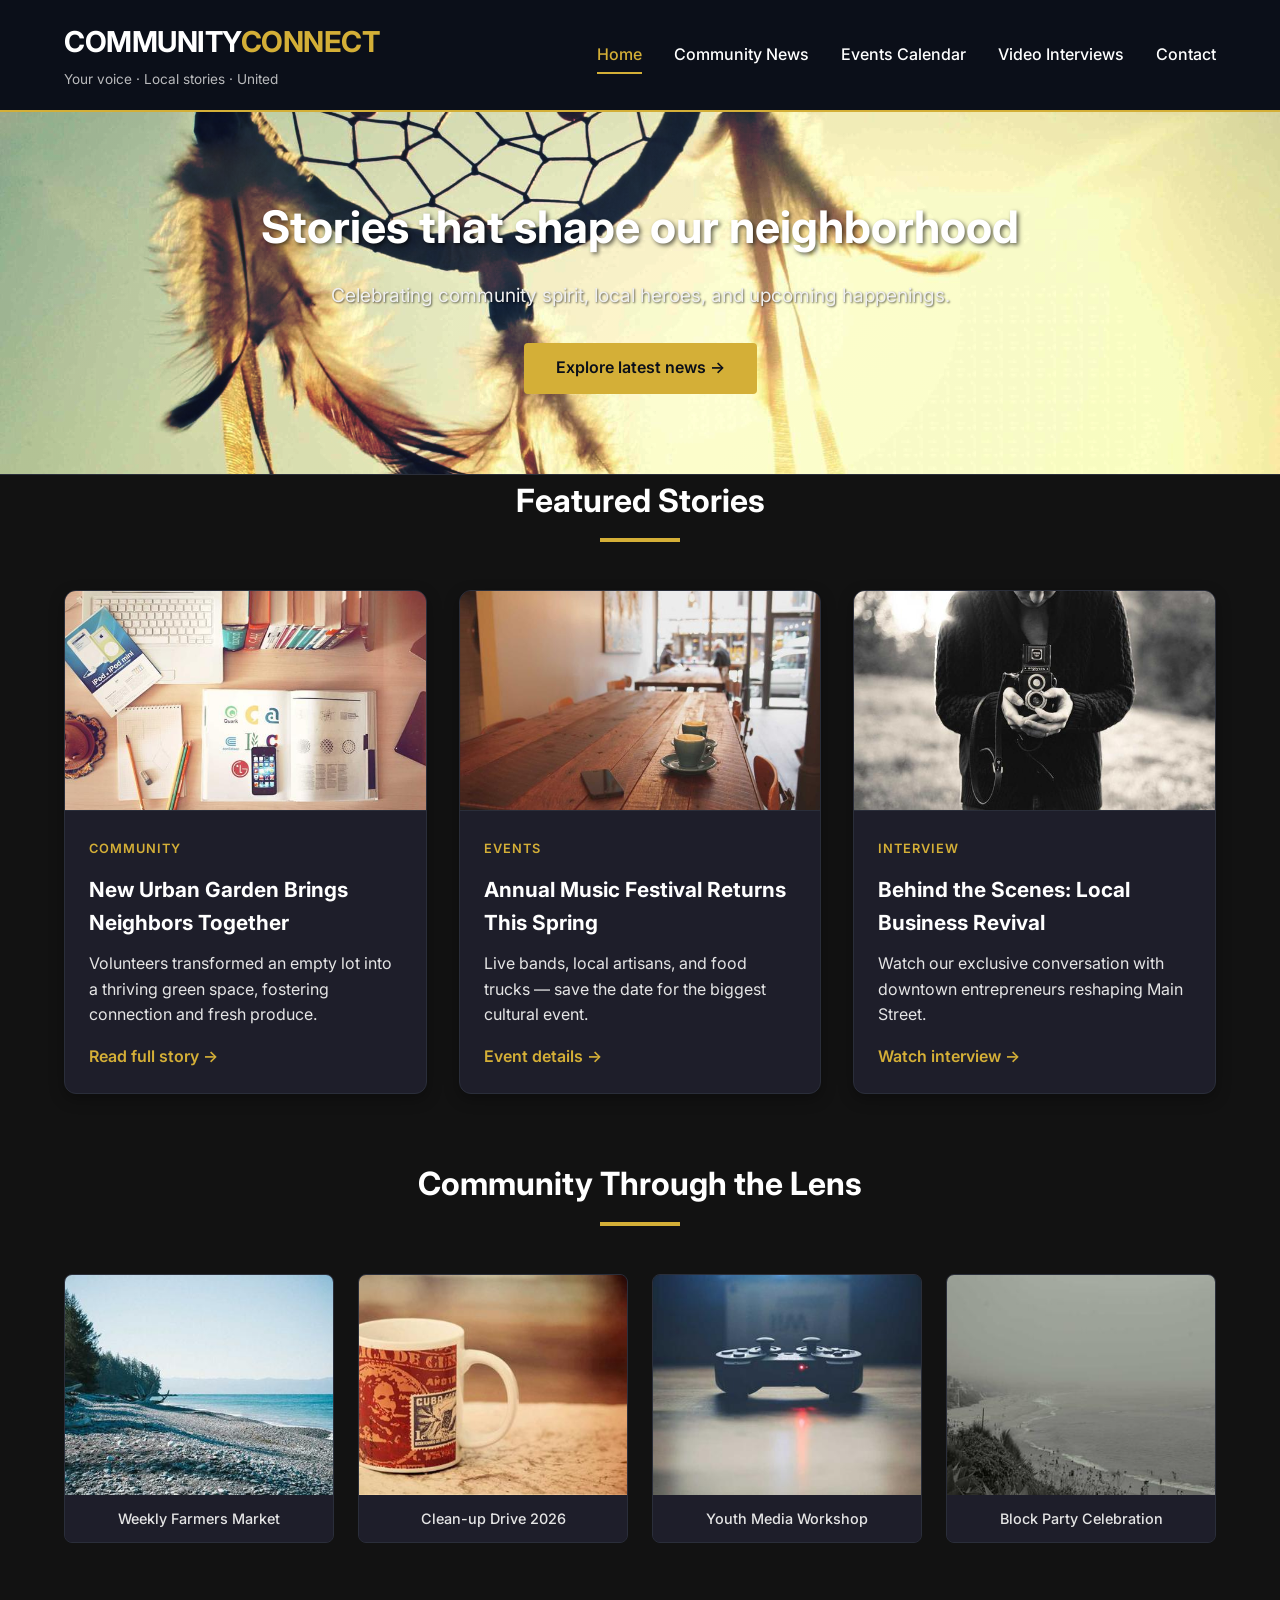
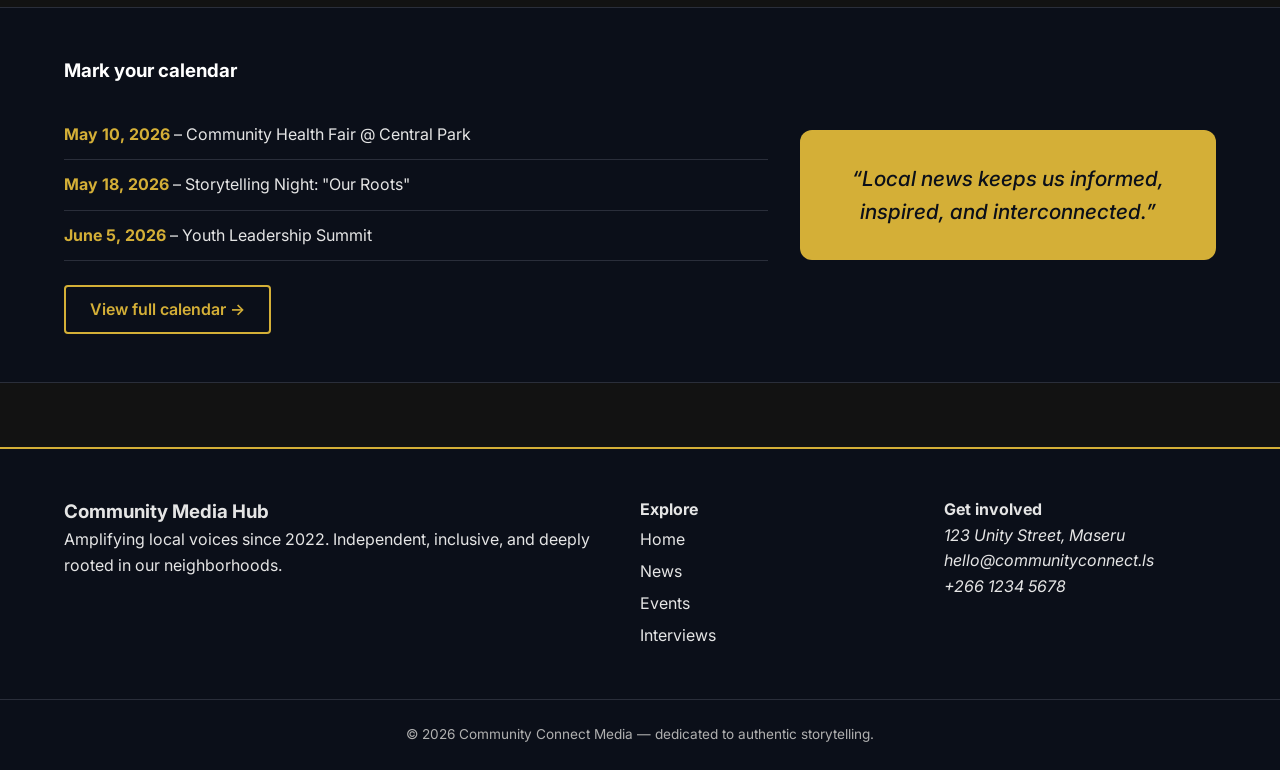
<file: index.html>
<!DOCTYPE html>
<html lang="en">
<head>
    <meta charset="UTF-8">
    <meta name="viewport" content="width=device-width, initial-scale=1.0, viewport-fit=cover">
    <title>Community Connect | Local News & Events</title>
    <link rel="stylesheet" href="style.css">
    <link href="https://fonts.googleapis.com/css2?family=Inter:opsz,wght@14..32,300;14..32,400;14..32,600;14..32,700&display=swap" rel="stylesheet">
</head>
<body>
    <header class="site-header">
        <div class="container header-container">
            <div class="logo">
                <h1>COMMUNITY<span>CONNECT</span></h1>
                <p class="tagline">Your voice · Local stories · United</p>
            </div>
            <nav class="main-nav">
                <ul class="nav-list">
                    <li><a href="index.html" class="active">Home</a></li>
                    <li><a href="news.html">Community News</a></li>
                    <li><a href="events.html">Events Calendar</a></li>
                    <li><a href="video.html">Video Interviews</a></li>
                    <li><a href="contact.html">Contact</a></li>
                </ul>
            </nav>
        </div>
    </header>

    <main>
        <section class="hero" style="background: linear-gradient(135deg, #2c3e50 0%, #1a2a3a 100%), url('images/hero-bg.jpg'); background-size: cover; background-blend-mode: overlay;">
            <div class="container hero-content">
                <h2>Stories that shape our neighborhood</h2>
                <p>Celebrating community spirit, local heroes, and upcoming happenings.</p>
                <a href="news.html" class="btn-primary">Explore latest news →</a>
            </div>
        </section>

        <section class="featured-section">
            <div class="container">
                <div class="section-header">
                    <h3>Featured Stories</h3>
                    <div class="underline"></div>
                </div>
                <div class="featured-grid">
                    <article class="feature-card">
                        <div class="card-img" style="background-image: url('images/garden.jpg');"></div>
                        <div class="card-content">
                            <span class="category">Community</span>
                            <h4>New Urban Garden Brings Neighbors Together</h4>
                            <p>Volunteers transformed an empty lot into a thriving green space, fostering connection and fresh produce.</p>
                            <a href="news.html" class="read-more">Read full story →</a>
                        </div>
                    </article>
                    <article class="feature-card">
                        <div class="card-img" style="background-image: url('images/festival.jpg');"></div>
                        <div class="card-content">
                            <span class="category">Events</span>
                            <h4>Annual Music Festival Returns This Spring</h4>
                            <p>Live bands, local artisans, and food trucks — save the date for the biggest cultural event.</p>
                            <a href="events.html" class="read-more">Event details →</a>
                        </div>
                    </article>
                    <article class="feature-card">
                        <div class="card-img" style="background-image: url('images/interview.jpg');"></div>
                        <div class="card-content">
                            <span class="category">Interview</span>
                            <h4>Behind the Scenes: Local Business Revival</h4>
                            <p>Watch our exclusive conversation with downtown entrepreneurs reshaping Main Street.</p>
                            <a href="video.html" class="read-more">Watch interview →</a>
                        </div>
                    </article>
                </div>
            </div>
        </section>

        <section class="gallery-preview">
            <div class="container">
                <div class="section-header">
                    <h3>Community Through the Lens</h3>
                    <div class="underline"></div>
                </div>
                <div class="gallery-grid">
                    <figure class="gallery-item">
                        <img src="images/market.jpg" alt="Farmers market local vendors">
                        <figcaption>Weekly Farmers Market</figcaption>
                    </figure>
                    <figure class="gallery-item">
                        <img src="images/cleanup.jpg" alt="Community clean-up day">
                        <figcaption>Clean-up Drive 2026</figcaption>
                    </figure>
                    <figure class="gallery-item">
                        <img src="images/workshop.jpg" alt="Youth workshop">
                        <figcaption>Youth Media Workshop</figcaption>
                    </figure>
                    <figure class="gallery-item">
                        <img src="images/party.jpg" alt="Neighborhood gathering">
                        <figcaption>Block Party Celebration</figcaption>
                    </figure>
                </div>
            </div>
        </section>

        <section class="events-teaser">
            <div class="container">
                <div class="teaser-wrapper">
                    <div class="teaser-text">
                        <h3>Mark your calendar</h3>
                        <ul class="event-list-preview">
                            <li><strong>May 10, 2026</strong> – Community Health Fair @ Central Park</li>
                            <li><strong>May 18, 2026</strong> – Storytelling Night: "Our Roots"</li>
                            <li><strong>June 5, 2026</strong> – Youth Leadership Summit</li>
                        </ul>
                        <a href="events.html" class="btn-outline">View full calendar →</a>
                    </div>
                    <div class="teaser-quote">
                        <blockquote>“Local news keeps us informed, inspired, and interconnected.”</blockquote>
                    </div>
                </div>
            </div>
        </section>
    </main>

    <footer class="site-footer">
        <div class="container footer-container">
            <div class="footer-about">
                <h3>Community Media Hub</h3>
                <p>Amplifying local voices since 2022. Independent, inclusive, and deeply rooted in our neighborhoods.</p>
            </div>
            <div class="footer-links">
                <h4>Explore</h4>
                <ul>
                    <li><a href="index.html">Home</a></li>
                    <li><a href="news.html">News</a></li>
                    <li><a href="events.html">Events</a></li>
                    <li><a href="video.html">Interviews</a></li>
                </ul>
            </div>
            <div class="footer-contact">
                <h4>Get involved</h4>
                <address>
                    123 Unity Street, Maseru<br>
                    hello@communityconnect.ls<br>
                    +266 1234 5678
                </address>
            </div>
        </div>
        <div class="copyright">
            <p>© 2026 Community Connect Media — dedicated to authentic storytelling.</p>
        </div>
    </footer>
</body>
</html>
</file>
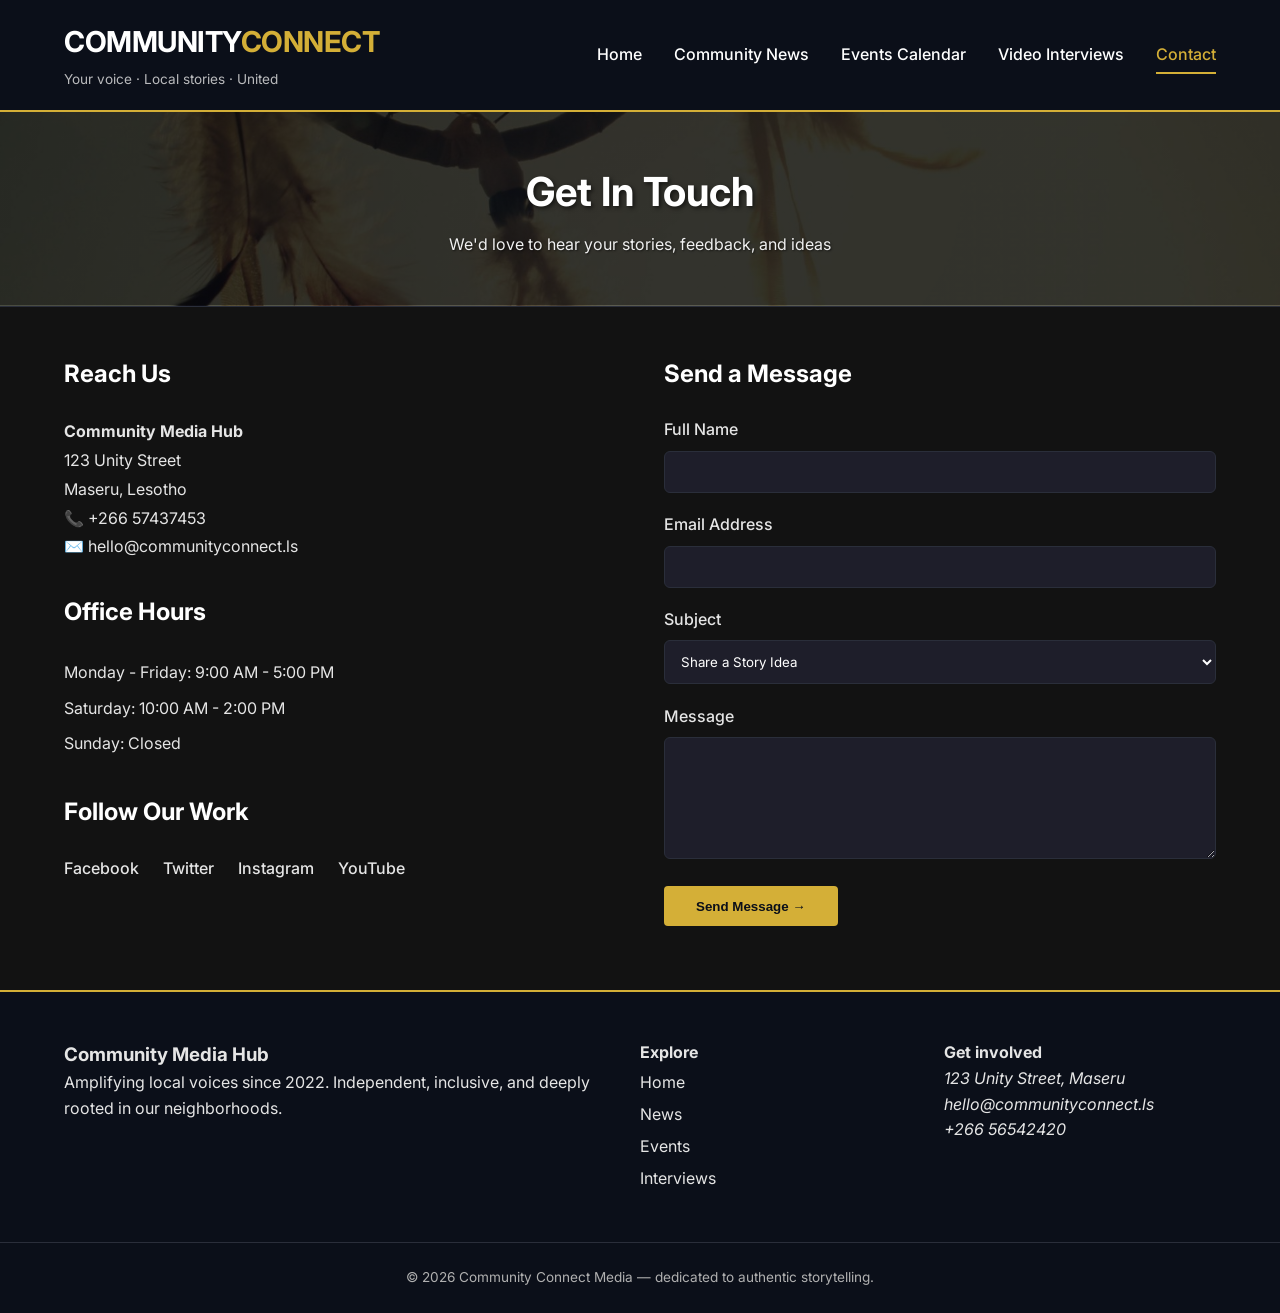
<file: contact.html>
<!DOCTYPE html>
<html lang="en">
<head>
    <meta charset="UTF-8">
    <meta name="viewport" content="width=device-width, initial-scale=1.0">
    <title>Contact Us | Community Connect</title>
    <link rel="stylesheet" href="style.css">
    <link href="https://fonts.googleapis.com/css2?family=Inter:opsz,wght@14..32,300;14..32,400;14..32,600;14..32,700&display=swap" rel="stylesheet">
</head>
<body>
    <header class="site-header">
        <div class="container header-container">
            <div class="logo">
                <h1>COMMUNITY<span>CONNECT</span></h1>
                <p class="tagline">Your voice · Local stories · United</p>
            </div>
            <nav class="main-nav">
                <ul class="nav-list">
                    <li><a href="index.html">Home</a></li>
                    <li><a href="news.html">Community News</a></li>
                    <li><a href="events.html">Events Calendar</a></li>
                    <li><a href="video.html">Video Interviews</a></li>
                    <li><a href="contact.html" class="active">Contact</a></li>
                </ul>
            </nav>
        </div>
    </header>

    <main>
        <section class="page-header">
            <div class="container">
                <h1>Get In Touch</h1>
                <p>We'd love to hear your stories, feedback, and ideas</p>
            </div>
        </section>

        <section class="contact-section">
            <div class="container">
                <div class="contact-wrapper">
                    <div class="contact-info">
                        <h3>Reach Us</h3>
                        <address class="contact-address">
                            <p><strong>Community Media Hub</strong></p>
                            <p>123 Unity Street<br>Maseru, Lesotho</p>
                            <p>📞 +266 57437453</p>
                            <p>✉️ hello@communityconnect.ls</p>
                        </address>

                        <h3>Office Hours</h3>
                        <ul class="office-hours">
                            <li>Monday - Friday: 9:00 AM - 5:00 PM</li>
                            <li>Saturday: 10:00 AM - 2:00 PM</li>
                            <li>Sunday: Closed</li>
                        </ul>

                        <h3>Follow Our Work</h3>
                        <ul class="social-links">
                            <li><a href="#">Facebook</a></li>
                            <li><a href="#">Twitter</a></li>
                            <li><a href="#">Instagram</a></li>
                            <li><a href="#">YouTube</a></li>
                        </ul>
                    </div>

                    <div class="contact-form">
                        <h3>Send a Message</h3>
                        <form action="#" method="post">
                            <div class="form-group">
                                <label for="name">Full Name</label>
                                <input type="text" id="name" name="name" required>
                            </div>
                            <div class="form-group">
                                <label for="email">Email Address</label>
                                <input type="email" id="email" name="email" required>
                            </div>
                            <div class="form-group">
                                <label for="subject">Subject</label>
                                <select id="subject" name="subject">
                                    <option value="story">Share a Story Idea</option>
                                    <option value="event">Submit an Event</option>
                                    <option value="feedback">Feedback</option>
                                    <option value="volunteer">Volunteer Inquiry</option>
                                    <option value="other">Other</option>
                                </select>
                            </div>
                            <div class="form-group">
                                <label for="message">Message</label>
                                <textarea id="message" name="message" rows="6" required></textarea>
                            </div>
                            <button type="submit" class="btn-primary">Send Message →</button>
                        </form>
                    </div>
                </div>
            </div>
        </section>
    </main>

    <footer class="site-footer">
        <div class="container footer-container">
            <div class="footer-about">
                <h3>Community Media Hub</h3>
                <p>Amplifying local voices since 2022. Independent, inclusive, and deeply rooted in our neighborhoods.</p>
            </div>
            <div class="footer-links">
                <h4>Explore</h4>
                <ul>
                    <li><a href="index.html">Home</a></li>
                    <li><a href="news.html">News</a></li>
                    <li><a href="events.html">Events</a></li>
                    <li><a href="video.html">Interviews</a></li>
                </ul>
            </div>
            <div class="footer-contact">
                <h4>Get involved</h4>
                <address>
                    123 Unity Street, Maseru<br>
                    hello@communityconnect.ls<br>
                    +266 56542420
                </address>
            </div>
        </div>
        <div class="copyright">
            <p>© 2026 Community Connect Media — dedicated to authentic storytelling.</p>
        </div>
    </footer>
</body>
</html>
</file>
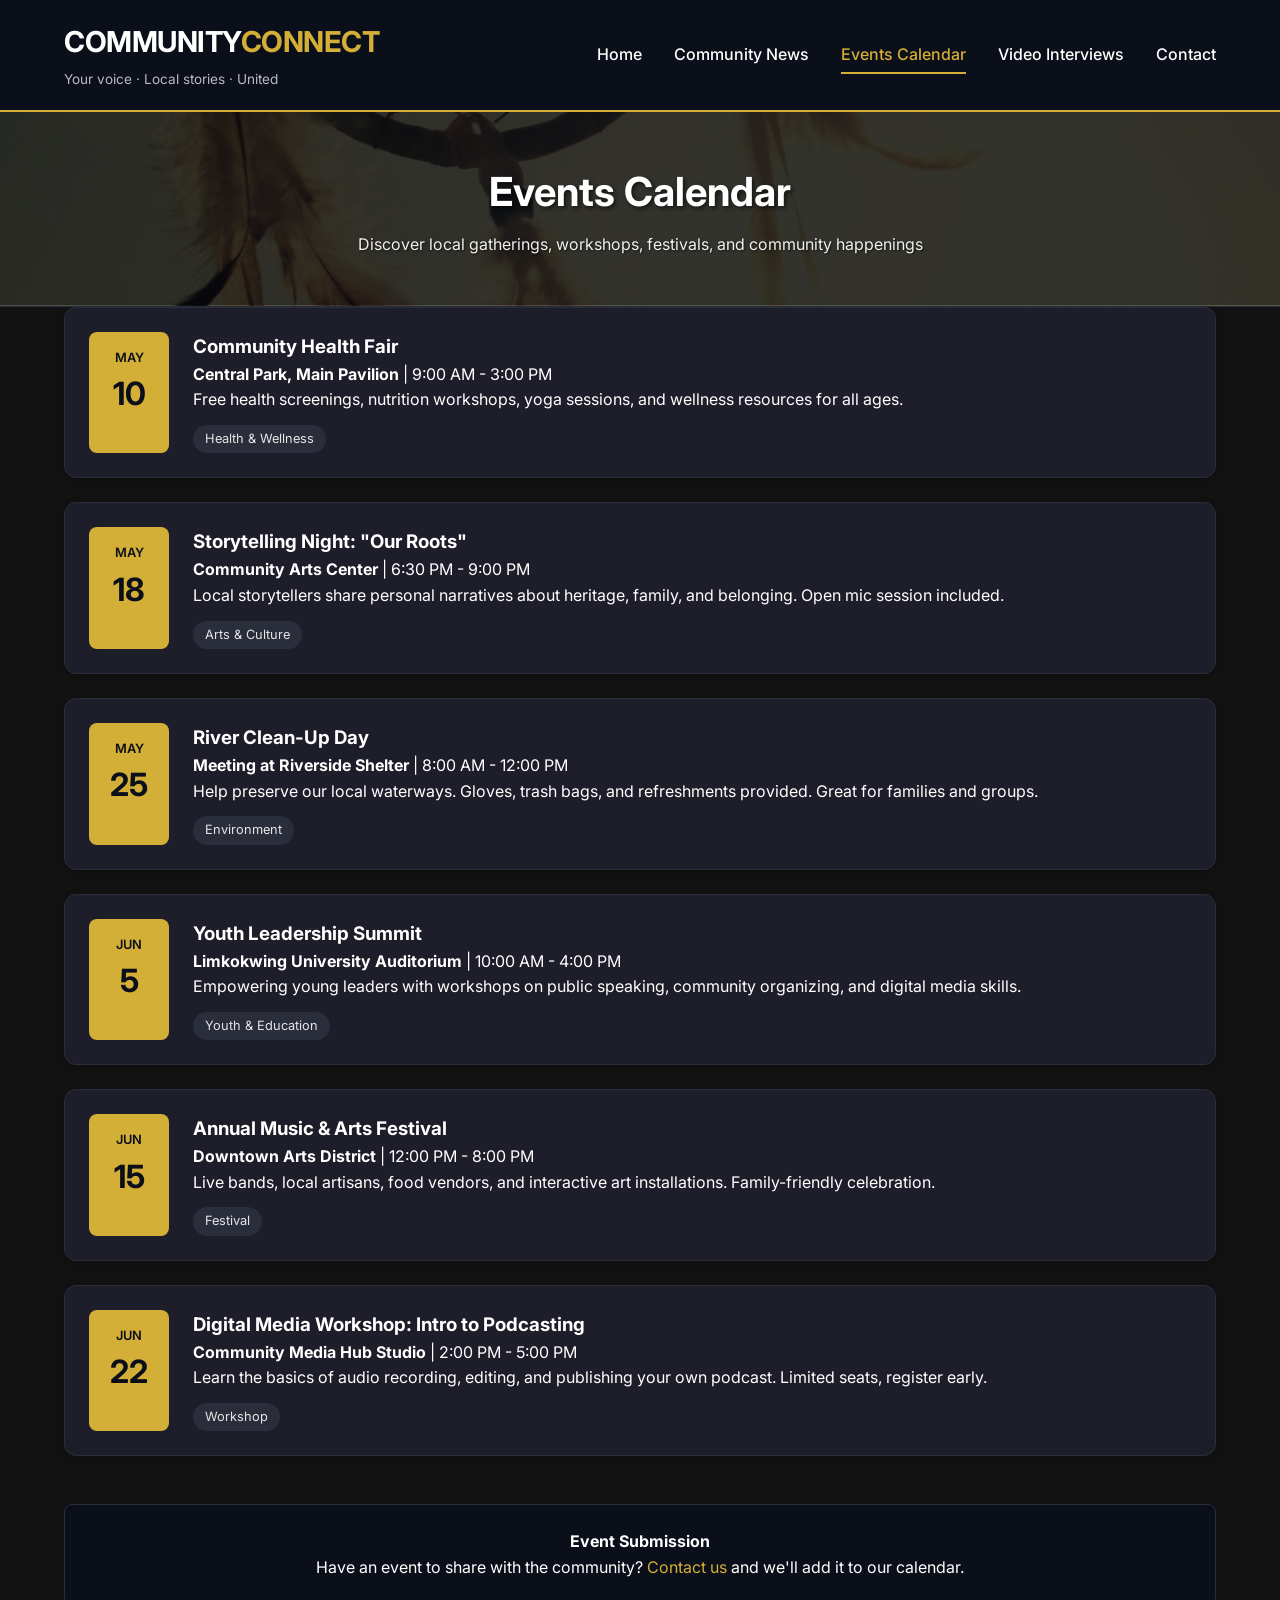
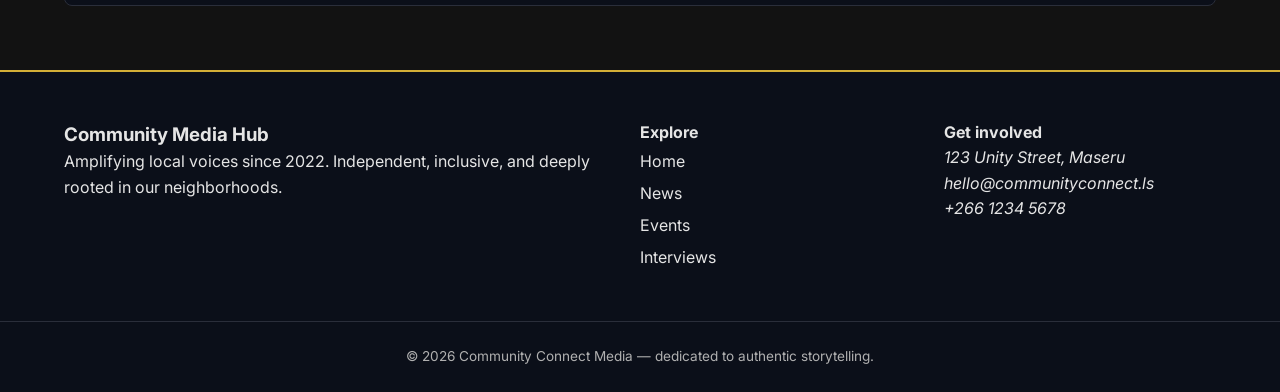
<file: events.html>
<!DOCTYPE html>
<html lang="en">
<head>
    <meta charset="UTF-8">
    <meta name="viewport" content="width=device-width, initial-scale=1.0">
    <title>Events Calendar | Community Connect</title>
    <link rel="stylesheet" href="style.css">
    <link href="https://fonts.googleapis.com/css2?family=Inter:opsz,wght@14..32,300;14..32,400;14..32,600;14..32,700&display=swap" rel="stylesheet">
</head>
<body>
    <header class="site-header">
        <div class="container header-container">
            <div class="logo">
                <h1>COMMUNITY<span>CONNECT</span></h1>
                <p class="tagline">Your voice · Local stories · United</p>
            </div>
            <nav class="main-nav">
                <ul class="nav-list">
                    <li><a href="index.html">Home</a></li>
                    <li><a href="news.html">Community News</a></li>
                    <li><a href="events.html" class="active">Events Calendar</a></li>
                    <li><a href="video.html">Video Interviews</a></li>
                    <li><a href="contact.html">Contact</a></li>
                </ul>
            </nav>
        </div>
    </header>

    <main>
        <section class="page-header">
            <div class="container">
                <h1>Events Calendar</h1>
                <p>Discover local gatherings, workshops, festivals, and community happenings</p>
            </div>
        </section>

        <section class="events-calendar-section">
            <div class="container">
                <div class="events-grid">
                    <div class="event-card">
                        <div class="event-date-box">
                            <span class="event-month">MAY</span>
                            <span class="event-day">10</span>
                        </div>
                        <div class="event-details">
                            <h3>Community Health Fair</h3>
                            <p><strong> Central Park, Main Pavilion</strong> | 9:00 AM - 3:00 PM</p>
                            <p>Free health screenings, nutrition workshops, yoga sessions, and wellness resources for all ages.</p>
                            <span class="event-category">Health & Wellness</span>
                        </div>
                    </div>

                    <div class="event-card">
                        <div class="event-date-box">
                            <span class="event-month">MAY</span>
                            <span class="event-day">18</span>
                        </div>
                        <div class="event-details">
                            <h3>Storytelling Night: "Our Roots"</h3>
                            <p><strong> Community Arts Center</strong> | 6:30 PM - 9:00 PM</p>
                            <p>Local storytellers share personal narratives about heritage, family, and belonging. Open mic session included.</p>
                            <span class="event-category">Arts & Culture</span>
                        </div>
                    </div>

                    <div class="event-card">
                        <div class="event-date-box">
                            <span class="event-month">MAY</span>
                            <span class="event-day">25</span>
                        </div>
                        <div class="event-details">
                            <h3>River Clean-Up Day</h3>
                            <p><strong> Meeting at Riverside Shelter</strong> | 8:00 AM - 12:00 PM</p>
                            <p>Help preserve our local waterways. Gloves, trash bags, and refreshments provided. Great for families and groups.</p>
                            <span class="event-category">Environment</span>
                        </div>
                    </div>

                    <div class="event-card">
                        <div class="event-date-box">
                            <span class="event-month">JUN</span>
                            <span class="event-day">5</span>
                        </div>
                        <div class="event-details">
                            <h3>Youth Leadership Summit</h3>
                            <p><strong> Limkokwing University Auditorium</strong> | 10:00 AM - 4:00 PM</p>
                            <p>Empowering young leaders with workshops on public speaking, community organizing, and digital media skills.</p>
                            <span class="event-category">Youth & Education</span>
                        </div>
                    </div>

                    <div class="event-card">
                        <div class="event-date-box">
                            <span class="event-month">JUN</span>
                            <span class="event-day">15</span>
                        </div>
                        <div class="event-details">
                            <h3>Annual Music & Arts Festival</h3>
                            <p><strong> Downtown Arts District</strong> | 12:00 PM - 8:00 PM</p>
                            <p>Live bands, local artisans, food vendors, and interactive art installations. Family-friendly celebration.</p>
                            <span class="event-category">Festival</span>
                        </div>
                    </div>

                    <div class="event-card">
                        <div class="event-date-box">
                            <span class="event-month">JUN</span>
                            <span class="event-day">22</span>
                        </div>
                        <div class="event-details">
                            <h3>Digital Media Workshop: Intro to Podcasting</h3>
                            <p><strong> Community Media Hub Studio</strong> | 2:00 PM - 5:00 PM</p>
                            <p>Learn the basics of audio recording, editing, and publishing your own podcast. Limited seats, register early.</p>
                            <span class="event-category">Workshop</span>
                        </div>
                    </div>
                </div>

                <div class="events-notes">
                    <h4>Event Submission</h4>
                    <p>Have an event to share with the community? <a href="contact.html">Contact us</a> and we'll add it to our calendar.</p>
                </div>
            </div>
        </section>
    </main>

    <footer class="site-footer">
        <div class="container footer-container">
            <div class="footer-about">
                <h3>Community Media Hub</h3>
                <p>Amplifying local voices since 2022. Independent, inclusive, and deeply rooted in our neighborhoods.</p>
            </div>
            <div class="footer-links">
                <h4>Explore</h4>
                <ul>
                    <li><a href="index.html">Home</a></li>
                    <li><a href="news.html">News</a></li>
                    <li><a href="events.html">Events</a></li>
                    <li><a href="video.html">Interviews</a></li>
                </ul>
            </div>
            <div class="footer-contact">
                <h4>Get involved</h4>
                <address>
                    123 Unity Street, Maseru<br>
                    hello@communityconnect.ls<br>
                    +266 1234 5678
                </address>
            </div>
        </div>
        <div class="copyright">
            <p>© 2026 Community Connect Media — dedicated to authentic storytelling.</p>
        </div>
    </footer>
</body>
</html>
</file>
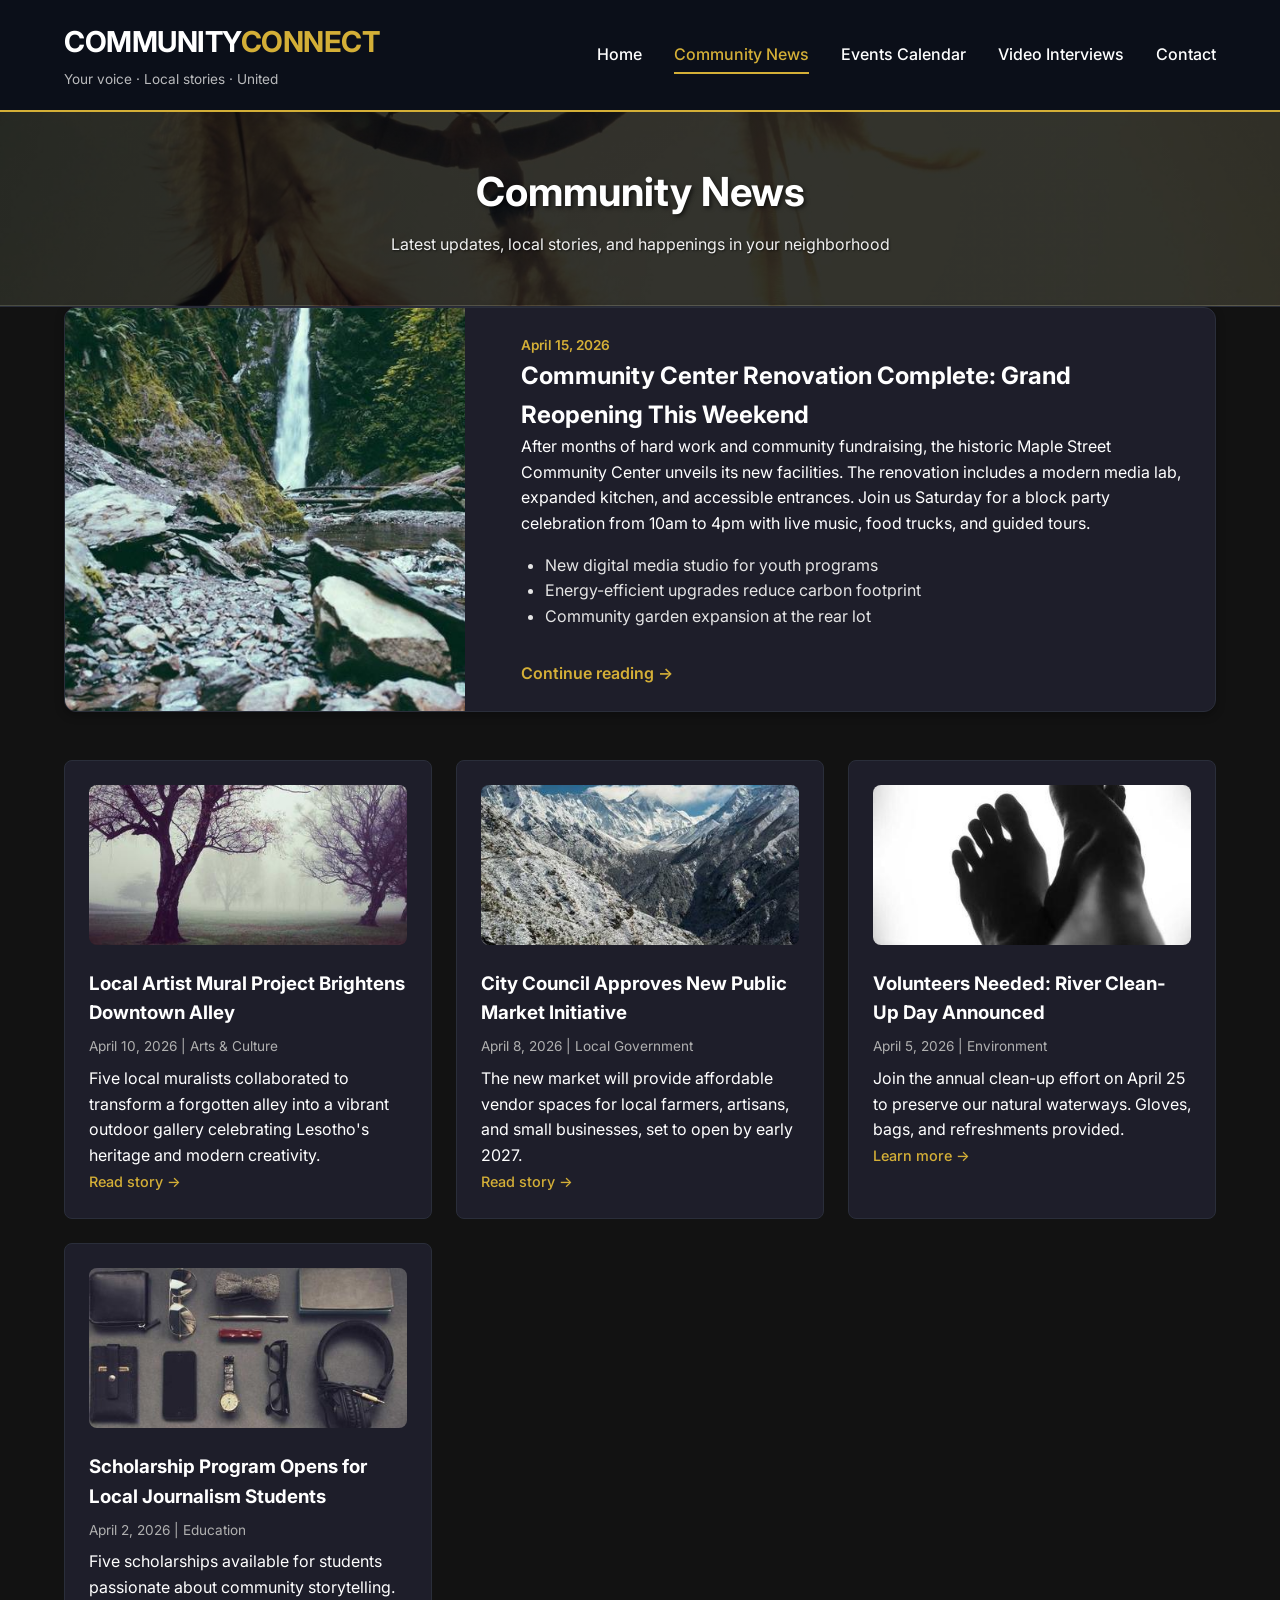
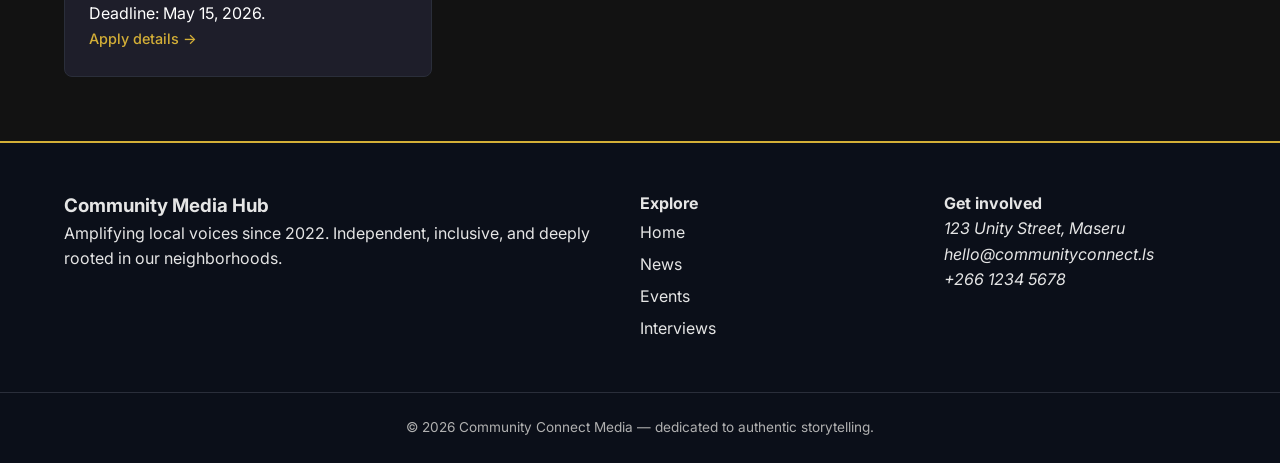
<file: news.html>
<!DOCTYPE html>
<html lang="en">
<head>
    <meta charset="UTF-8">
    <meta name="viewport" content="width=device-width, initial-scale=1.0">
    <title>Community News | Local Stories</title>
    <link rel="stylesheet" href="style.css">
    <link href="https://fonts.googleapis.com/css2?family=Inter:opsz,wght@14..32,300;14..32,400;14..32,600;14..32,700&display=swap" rel="stylesheet">
</head>
<body>
    <header class="site-header">
        <div class="container header-container">
            <div class="logo">
                <h1>COMMUNITY<span>CONNECT</span></h1>
                <p class="tagline">Your voice · Local stories · United</p>
            </div>
            <nav class="main-nav">
                <ul class="nav-list">
                    <li><a href="index.html">Home</a></li>
                    <li><a href="news.html" class="active">Community News</a></li>
                    <li><a href="events.html">Events Calendar</a></li>
                    <li><a href="video.html">Video Interviews</a></li>
                    <li><a href="contact.html">Contact</a></li>
                </ul>
            </nav>
        </div>
    </header>

    <main>
        <section class="page-header">
            <div class="container">
                <h1>Community News</h1>
                <p>Latest updates, local stories, and happenings in your neighborhood</p>
            </div>
        </section>

        <section class="news-grid-section">
            <div class="container">
                <div class="news-full-grid">
                    <article class="news-article-full">
                        <img src="images/center.jpg" alt="Community center renovation">
                        <div class="news-content">
                            <span class="news-date">April 15, 2026</span>
                            <h2>Community Center Renovation Complete: Grand Reopening This Weekend</h2>
                            <p>After months of hard work and community fundraising, the historic Maple Street Community Center unveils its new facilities. The renovation includes a modern media lab, expanded kitchen, and accessible entrances. Join us Saturday for a block party celebration from 10am to 4pm with live music, food trucks, and guided tours.</p>
                            <ul class="news-highlights">
                                <li>New digital media studio for youth programs</li>
                                <li>Energy-efficient upgrades reduce carbon footprint</li>
                                <li>Community garden expansion at the rear lot</li>
                            </ul>
                            <a href="#" class="read-more">Continue reading →</a>
                        </div>
                    </article>

                    <div class="news-list-columns">
                        <article class="news-summary">
                            <img src="images/mural.jpg" alt="Mural project" style="width:100%; height:160px; object-fit:cover; border-radius:8px; margin-bottom:1rem;">
                            <h3>Local Artist Mural Project Brightens Downtown Alley</h3>
                            <p class="news-meta">April 10, 2026 | Arts & Culture</p>
                            <p>Five local muralists collaborated to transform a forgotten alley into a vibrant outdoor gallery celebrating Lesotho's heritage and modern creativity.</p>
                            <a href="#" class="read-more-small">Read story →</a>
                        </article>
                        <article class="news-summary">
                            <img src="images/council.jpg" alt="City council" style="width:100%; height:160px; object-fit:cover; border-radius:8px; margin-bottom:1rem;">
                            <h3>City Council Approves New Public Market Initiative</h3>
                            <p class="news-meta">April 8, 2026 | Local Government</p>
                            <p>The new market will provide affordable vendor spaces for local farmers, artisans, and small businesses, set to open by early 2027.</p>
                            <a href="#" class="read-more-small">Read story →</a>
                        </article>
                        <article class="news-summary">
                            <img src="images/river.jpg" alt="River clean-up" style="width:100%; height:160px; object-fit:cover; border-radius:8px; margin-bottom:1rem;">
                            <h3>Volunteers Needed: River Clean-Up Day Announced</h3>
                            <p class="news-meta">April 5, 2026 | Environment</p>
                            <p>Join the annual clean-up effort on April 25 to preserve our natural waterways. Gloves, bags, and refreshments provided.</p>
                            <a href="#" class="read-more-small">Learn more →</a>
                        </article>
                        <article class="news-summary">
                            <img src="images/scholarship.jpg" alt="Scholarship" style="width:100%; height:160px; object-fit:cover; border-radius:8px; margin-bottom:1rem;">
                            <h3>Scholarship Program Opens for Local Journalism Students</h3>
                            <p class="news-meta">April 2, 2026 | Education</p>
                            <p>Five scholarships available for students passionate about community storytelling. Deadline: May 15, 2026.</p>
                            <a href="#" class="read-more-small">Apply details →</a>
                        </article>
                    </div>
                </div>
            </div>
        </section>
    </main>

    <footer class="site-footer">
        <div class="container footer-container">
            <div class="footer-about">
                <h3>Community Media Hub</h3>
                <p>Amplifying local voices since 2022. Independent, inclusive, and deeply rooted in our neighborhoods.</p>
            </div>
            <div class="footer-links">
                <h4>Explore</h4>
                <ul>
                    <li><a href="index.html">Home</a></li>
                    <li><a href="news.html">News</a></li>
                    <li><a href="events.html">Events</a></li>
                    <li><a href="video.html">Interviews</a></li>
                </ul>
            </div>
            <div class="footer-contact">
                <h4>Get involved</h4>
                <address>
                    123 Unity Street, Maseru<br>
                    hello@communityconnect.ls<br>
                    +266 1234 5678
                </address>
            </div>
        </div>
        <div class="copyright">
            <p>© 2026 Community Connect Media — dedicated to authentic storytelling.</p>
        </div>
    </footer>
</body>
</html>
</file>
<file: style.css>
/* style.css - Dark + Gold Theme with Background Image & Improved Text Readability */

* {
    margin: 0;
    padding: 0;
    box-sizing: border-box;
}

body {
    font-family: 'Inter', sans-serif;
    line-height: 1.6;
    background-color: #121212;      /* dark background */
    color: #FFFFFF;                 /* white text */
}

.container {
    width: 90%;
    max-width: 1280px;
    margin: 0 auto;
}

/* ========== HEADER & NAVIGATION ========== */
.site-header {
    background-color: #0B0F19;      /* dark navy */
    color: white;
    padding: 1.2rem 0;
    position: sticky;
    top: 0;
    z-index: 100;
    border-bottom: 2px solid #D4AF37; /* gold accent */
}

.header-container {
    display: flex;
    justify-content: space-between;
    align-items: center;
    flex-wrap: wrap;
    gap: 1rem;
}

.logo h1 {
    font-size: 1.8rem;
    font-weight: 700;
    letter-spacing: -0.5px;
    color: #FFFFFF;
}

.logo h1 span {
    color: #D4AF37;                 /* gold for the accent part */
}

.tagline {
    font-size: 0.85rem;
    opacity: 0.8;
    margin-top: 0.25rem;
    color: #E5E5E5;                /* light grey */
}

.nav-list {
    display: flex;
    list-style: none;
    gap: 2rem;
    flex-wrap: wrap;
}

.nav-list a {
    color: #FFFFFF;
    text-decoration: none;
    font-weight: 500;
    transition: color 0.3s, border-bottom 0.3s;
    padding: 0.5rem 0;
    border-bottom: 2px solid transparent;
}

.nav-list a:hover,
.nav-list a.active {
    color: #D4AF37;                 /* gold on hover/active */
    border-bottom-color: #D4AF37;
}

/* ========== BUTTONS ========== */
.btn-primary {
    display: inline-block;
    background-color: #D4AF37;      /* solid gold */
    color: #0B0F19;                 /* dark text for contrast */
    padding: 0.8rem 2rem;
    text-decoration: none;
    border-radius: 4px;
    font-weight: 600;
    transition: background-color 0.3s, transform 0.2s;
    border: none;
    cursor: pointer;
}

.btn-primary:hover {
    background-color: #B4942E;      /* darker gold on hover */
    transform: translateY(-2px);
}

.btn-outline {
    display: inline-block;
    border: 2px solid #D4AF37;
    color: #D4AF37;
    background-color: transparent;
    padding: 0.6rem 1.5rem;
    text-decoration: none;
    border-radius: 4px;
    font-weight: 600;
    transition: all 0.3s;
}

.btn-outline:hover {
    background-color: #D4AF37;
    color: #0B0F19;
    transform: translateY(-2px);
}

/* ========== HERO SECTION (darker overlay for readability) ========== */
.hero {
    background: linear-gradient(rgba(0, 0, 0, 0.8), rgba(0, 0, 0, 0.8)), url('images/hero-bg.jpg');
    background-size: cover;
    background-position: center;
    color: white;
    padding: 5rem 0;
    text-align: center;
    border-bottom: 1px solid #2A2E3A;
}

.hero-content h2 {
    font-size: 2.8rem;
    margin-bottom: 1rem;
    color: #FFFFFF;
    text-shadow: 2px 2px 4px rgba(0,0,0,0.6);
}

.hero-content p {
    font-size: 1.2rem;
    margin-bottom: 2rem;
    color: #F0F0F0;
    text-shadow: 1px 1px 2px rgba(0,0,0,0.6);
}

/* ========== SECTION HEADERS ========== */
.section-header {
    text-align: center;
    margin-bottom: 3rem;
}

.section-header h3 {
    font-size: 2rem;
    color: #FFFFFF;
}

.underline {
    width: 80px;
    height: 4px;
    background-color: #D4AF37;     /* gold underline */
    margin: 0.75rem auto 0;
}

/* ========== FEATURED GRID (FLEXBOX) ========== */
.featured-grid {
    display: flex;
    gap: 2rem;
    flex-wrap: wrap;
    justify-content: center;
    margin-bottom: 4rem;
}

.feature-card {
    flex: 1;
    min-width: 280px;
    background-color: #1E1E2A;      /* slightly lighter dark card */
    border-radius: 12px;
    overflow: hidden;
    box-shadow: 0 5px 15px rgba(0,0,0,0.3);
    transition: transform 0.3s, box-shadow 0.3s;
    border: 1px solid #2A2E3A;
}

.feature-card:hover {
    transform: translateY(-5px);
    box-shadow: 0 8px 25px rgba(0,0,0,0.4);
    border-color: #D4AF37;
}

.card-img {
    height: 220px;
    background-size: cover;
    background-position: center;
    border-bottom: 1px solid #2A2E3A;
}

.card-content {
    padding: 1.5rem;
}

.category {
    font-size: 0.8rem;
    text-transform: uppercase;
    color: #D4AF37;                /* gold category */
    font-weight: 600;
    letter-spacing: 1px;
}

.card-content h4 {
    font-size: 1.3rem;
    margin: 0.75rem 0;
    color: #FFFFFF;
}

.card-content p {
    color: #E5E5E5;
}

.read-more {
    color: #D4AF37;
    text-decoration: none;
    font-weight: 600;
    display: inline-block;
    margin-top: 1rem;
    transition: color 0.3s;
}

.read-more:hover {
    color: #B4942E;
    text-decoration: underline;
}

/* ========== GALLERY GRID ========== */
.gallery-grid {
    display: grid;
    grid-template-columns: repeat(auto-fit, minmax(250px, 1fr));
    gap: 1.5rem;
    margin-bottom: 4rem;
}

.gallery-item {
    overflow: hidden;
    border-radius: 8px;
    background-color: #1E1E2A;
    border: 1px solid #2A2E3A;
    transition: transform 0.3s;
}

.gallery-item:hover {
    transform: scale(1.02);
    border-color: #D4AF37;
}

.gallery-item img {
    width: 100%;
    height: 220px;
    object-fit: cover;
    display: block;
}

.gallery-item figcaption {
    text-align: center;
    padding: 0.75rem;
    font-size: 0.9rem;
    color: #E5E5E5;
    font-weight: 500;
    background-color: #1E1E2A;
}

/* ========== EVENTS TEASER ========== */
.events-teaser {
    background-color: #0B0F19;
    padding: 3rem 0;
    margin: 2rem 0;
    border-top: 1px solid #2A2E3A;
    border-bottom: 1px solid #2A2E3A;
}

.teaser-wrapper {
    display: flex;
    flex-wrap: wrap;
    gap: 2rem;
    justify-content: space-between;
    align-items: center;
}

.teaser-text {
    flex: 2;
}

.event-list-preview {
    list-style: none;
    margin: 1.5rem 0;
}

.event-list-preview li {
    padding: 0.75rem 0;
    border-bottom: 1px solid #2A2E3A;
    color: #E5E5E5;
}

.event-list-preview li strong {
    color: #D4AF37;
}

.teaser-quote {
    flex: 1;
    background-color: #D4AF37;
    color: #0B0F19;
    padding: 2rem;
    border-radius: 12px;
    text-align: center;
}

.teaser-quote blockquote {
    font-size: 1.3rem;
    font-style: italic;
    font-weight: 500;
}

/* ========== PAGE HEADER (background image with dark overlay) ========== */
.page-header {
    background: linear-gradient(rgba(0, 0, 0, 0.8), rgba(0, 0, 0, 0.8)), url('images/hero-bg.jpg');
    background-size: cover;
    background-position: center;
    padding: 3rem 0;
    text-align: center;
    border-bottom: 1px solid #2A2E3A;
}

.page-header h1 {
    font-size: 2.5rem;
    color: #FFFFFF;
    text-shadow: 2px 2px 4px rgba(0,0,0,0.6);
}

.page-header p {
    color: #F0F0F0;
    margin-top: 0.5rem;
    text-shadow: 1px 1px 2px rgba(0,0,0,0.6);
}

/* ========== NEWS PAGE ========== */
.news-full-grid {
    display: flex;
    flex-direction: column;
    gap: 3rem;
    margin-bottom: 4rem;
}

.news-article-full {
    display: flex;
    flex-wrap: wrap;
    gap: 2rem;
    background-color: #1E1E2A;
    border-radius: 12px;
    overflow: hidden;
    box-shadow: 0 3px 10px rgba(0,0,0,0.3);
    border: 1px solid #2A2E3A;
}

.news-article-full img {
    width: 100%;
    max-width: 400px;
    object-fit: cover;
}

.news-content {
    flex: 1;
    padding: 1.5rem;
}

.news-date {
    color: #D4AF37;
    font-weight: 600;
    font-size: 0.85rem;
}

.news-highlights {
    margin: 1rem 0 1rem 1.5rem;
    color: #E5E5E5;
}

.news-list-columns {
    display: grid;
    grid-template-columns: repeat(auto-fit, minmax(280px, 1fr));
    gap: 1.5rem;
}

.news-summary {
    padding: 1.5rem;
    background-color: #1E1E2A;
    border-radius: 8px;
    border: 1px solid #2A2E3A;
    transition: transform 0.3s, border-color 0.3s;
}

.news-summary:hover {
    transform: translateY(-3px);
    border-color: #D4AF37;
}

.news-meta {
    color: #B0B0B0;
    font-size: 0.85rem;
    margin: 0.5rem 0;
}

.read-more-small {
    color: #D4AF37;
    text-decoration: none;
    font-weight: 500;
    font-size: 0.9rem;
}

.read-more-small:hover {
    text-decoration: underline;
}

/* ========== EVENTS PAGE ========== */
.events-grid {
    display: flex;
    flex-direction: column;
    gap: 1.5rem;
    margin-bottom: 3rem;
}

.event-card {
    display: flex;
    gap: 1.5rem;
    background-color: #1E1E2A;
    padding: 1.5rem;
    border-radius: 12px;
    box-shadow: 0 2px 8px rgba(0,0,0,0.2);
    flex-wrap: wrap;
    border: 1px solid #2A2E3A;
    transition: border-color 0.3s;
}

.event-card:hover {
    border-color: #D4AF37;
}

.event-date-box {
    background-color: #D4AF37;
    color: #0B0F19;
    text-align: center;
    padding: 1rem;
    min-width: 80px;
    border-radius: 8px;
}

.event-month {
    display: block;
    font-size: 0.8rem;
    text-transform: uppercase;
    font-weight: 600;
}

.event-day {
    display: block;
    font-size: 2rem;
    font-weight: 700;
}

.event-details {
    flex: 1;
}

.event-category {
    display: inline-block;
    background-color: #2A2E3A;
    padding: 0.25rem 0.75rem;
    border-radius: 20px;
    font-size: 0.8rem;
    margin-top: 0.75rem;
    color: #E5E5E5;
}

.events-notes {
    background-color: #0B0F19;
    padding: 1.5rem;
    text-align: center;
    border-radius: 8px;
    border: 1px solid #2A2E3A;
}

.events-notes a {
    color: #D4AF37;
    text-decoration: none;
}

.events-notes a:hover {
    text-decoration: underline;
}

/* ========== VIDEO PAGE (updated – no extra black space) ========== */
.video-featured {
    margin-bottom: 3rem;
}

.video-container {
    position: relative;
    padding-bottom: 56.25%;
    height: 0;
    overflow: hidden;
    margin: 1.5rem 0;
    border-radius: 12px;
    background-color: #000;
}

.video-container video {
    position: absolute;
    top: 0;
    left: 0;
    width: 100%;
    height: 100%;
    object-fit: cover;
}

.video-caption {
    background-color: #1E1E2A;
    padding: 1rem;
    border-radius: 8px;
    color: #E5E5E5;
    border-left: 4px solid #D4AF37;
}

.video-grid {
    display: grid;
    grid-template-columns: repeat(auto-fit, minmax(300px, 1fr));
    gap: 2rem;
}

.video-card {
    background-color: #1E1E2A;
    border-radius: 12px;
    overflow: hidden;
    transition: transform 0.3s, border-color 0.3s;
    border: 1px solid #2A2E3A;
    display: flex;
    flex-direction: column;
}

.video-card:hover {
    transform: translateY(-3px);
    border-color: #D4AF37;
}

.video-thumb {
    position: relative;
    width: 100%;
    background-color: #000;
    line-height: 0;
}

.video-thumb video {
    width: 100%;
    height: auto;
    display: block;
}

.video-info {
    padding: 1rem;
}

.video-info h4 {
    color: #FFFFFF;
    margin-bottom: 0.5rem;
}

.video-info p {
    color: #E5E5E5;
    font-size: 0.9rem;
    margin: 0.5rem 0;
}

.video-duration {
    display: inline-block;
    margin-top: 0.5rem;
    font-size: 0.8rem;
    color: #B0B0B0;
}

/* ========== CONTACT PAGE ========== */
.contact-wrapper {
    display: grid;
    grid-template-columns: repeat(auto-fit, minmax(300px, 1fr));
    gap: 3rem;
    margin: 3rem 0;
}

.contact-info h3,
.contact-form h3 {
    margin-bottom: 1.5rem;
    font-size: 1.5rem;
    color: #FFFFFF;
}

.contact-address {
    margin-bottom: 2rem;
    line-height: 1.8;
    color: #E5E5E5;
    font-style: normal;
}

.office-hours {
    list-style: none;
    margin: 1rem 0 2rem;
    color: #E5E5E5;
}

.office-hours li {
    padding: 0.3rem 0;
}

.social-links {
    list-style: none;
    display: flex;
    gap: 1.5rem;
    margin-top: 1rem;
}

.social-links a {
    color: #E5E5E5;
    text-decoration: none;
    font-weight: 500;
    transition: color 0.3s;
}

.social-links a:hover {
    color: #D4AF37;
}

.form-group {
    margin-bottom: 1.2rem;
}

.form-group label {
    display: block;
    margin-bottom: 0.5rem;
    font-weight: 500;
    color: #E5E5E5;
}

.form-group input,
.form-group select,
.form-group textarea {
    width: 100%;
    padding: 0.75rem;
    border: 1px solid #2A2E3A;
    border-radius: 6px;
    background-color: #1E1E2A;
    color: #FFFFFF;
    font-family: inherit;
    transition: border-color 0.3s;
}

.form-group input:focus,
.form-group select:focus,
.form-group textarea:focus {
    outline: none;
    border-color: #D4AF37;
}

/* ========== FOOTER ========== */
.site-footer {
    background-color: #0B0F19;
    color: #E5E5E5;
    margin-top: 4rem;
    border-top: 2px solid #D4AF37;
}

.footer-container {
    display: flex;
    flex-wrap: wrap;
    justify-content: space-between;
    gap: 2rem;
    padding: 3rem 0;
}

.footer-about {
    flex: 2;
    min-width: 200px;
}

.footer-links,
.footer-contact {
    flex: 1;
    min-width: 150px;
}

.footer-links ul {
    list-style: none;
}

.footer-links a {
    color: #E5E5E5;
    text-decoration: none;
    line-height: 2;
    transition: color 0.3s;
}

.footer-links a:hover {
    color: #D4AF37;
}

.copyright {
    text-align: center;
    padding: 1.5rem;
    border-top: 1px solid #2A2E3A;
    font-size: 0.85rem;
    color: #B0B0B0;
}

/* ========== RESPONSIVE DESIGN ========== */
@media (max-width: 768px) {
    .header-container {
        flex-direction: column;
        text-align: center;
    }
    
    .nav-list {
        justify-content: center;
        gap: 1rem;
    }
    
    .hero-content h2 {
        font-size: 2rem;
    }
    
    .teaser-wrapper {
        flex-direction: column;
    }
    
    .featured-grid {
        flex-direction: column;
    }
    
    .event-card {
        flex-direction: column;
        align-items: center;
        text-align: center;
    }
    
    .contact-wrapper {
        grid-template-columns: 1fr;
    }
}

@media (max-width: 480px) {
    .container {
        width: 95%;
    }
    
    .news-article-full img {
        max-width: 100%;
    }
}
</file>
